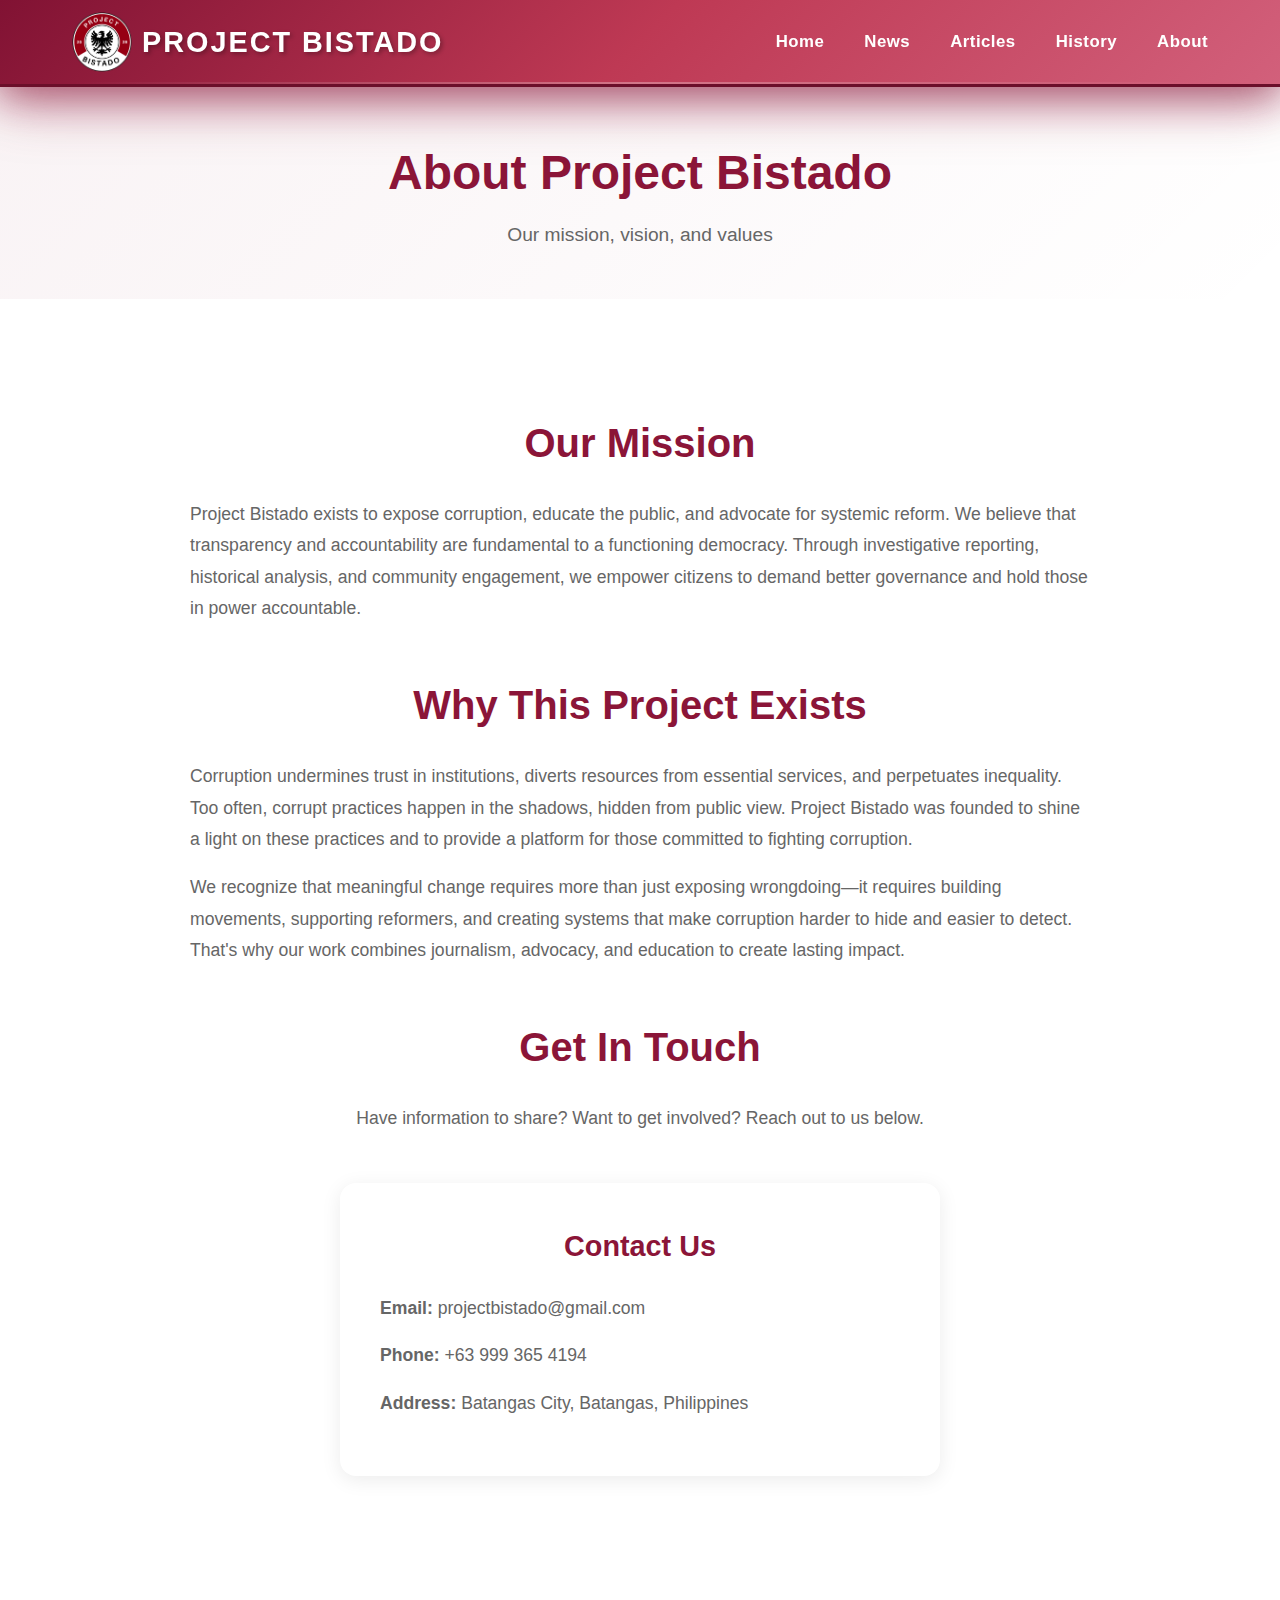
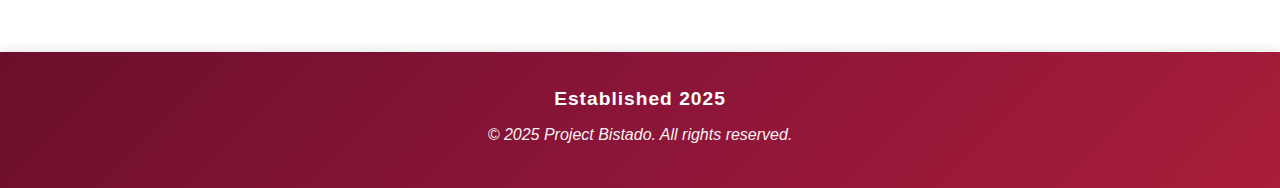
<file: about.html>
<!doctype html>
<html lang="en">
 <head>
  <meta charset="UTF-8">
  <meta name="viewport" content="width=device-width, initial-scale=1.0">
  <title>Project Bistado - About</title>
    <link rel="stylesheet" href="style.css">
    <link rel="icon" type="image/png" href="PBLOGO.png">
 </head>
 <body>
  <div class="nav-wrapper">
   <nav>
    <a href="index.html" class="logo"><img src="PBLOGO.png" alt="Project Bistado Logo" class="logo-img">PROJECT BISTADO</a>
    <ul class="nav-links">
     <li><a href="index.html">Home</a></li>
     <li><a href="news.html">News</a></li>
     <li><a href="articles.html">Articles</a></li>
     <li><a href="history.html">History</a></li>
     <li><a href="about.html">About</a></li>
    </ul>
   </nav>
  </div>
  <section>
   <div class="page-header">
    <h1>About Project Bistado</h1>
    <p>Our mission, vision, and values</p>
   </div>
   <div class="main-content">
    <section class="about-section">
     <h2>Our Mission</h2>
     <p>Project Bistado exists to expose corruption, educate the public, and advocate for systemic reform. We believe that transparency and accountability are fundamental to a functioning democracy. Through investigative reporting, historical analysis, and community engagement, we empower citizens to demand better governance and hold those in power accountable.</p>
    </section>
    <section class="about-section">
     <h2>Why This Project Exists</h2>
     <p>Corruption undermines trust in institutions, diverts resources from essential services, and perpetuates inequality. Too often, corrupt practices happen in the shadows, hidden from public view. Project Bistado was founded to shine a light on these practices and to provide a platform for those committed to fighting corruption.</p>
     <p>We recognize that meaningful change requires more than just exposing wrongdoing—it requires building movements, supporting reformers, and creating systems that make corruption harder to hide and easier to detect. That's why our work combines journalism, advocacy, and education to create lasting impact.</p>
    </section>
    <section class="about-section">
     <h2>Get In Touch</h2>
     <p style="text-align: center; margin-bottom: 2rem;">Have information to share? Want to get involved? Reach out to us below.</p>
     <div class="contact-info">
      <h3>Contact Us</h3>
      <p><strong>Email:</strong> projectbistado@gmail.com</p>
      <p><strong>Phone:</strong> +63 999 365 4194</p>
      <p><strong>Address:</strong> Batangas City, Batangas, Philippines</p>
     </div>
    </section>
   </div>
  </section>
  <footer class="site-footer">
   <div class="footer-content">
    <p class="footer-established">Established 2025</p>
    <p class="footer-copyright">© 2025 Project Bistado. All rights reserved.</p>
   </div>
  </footer>
 </body>
</html>
</file>
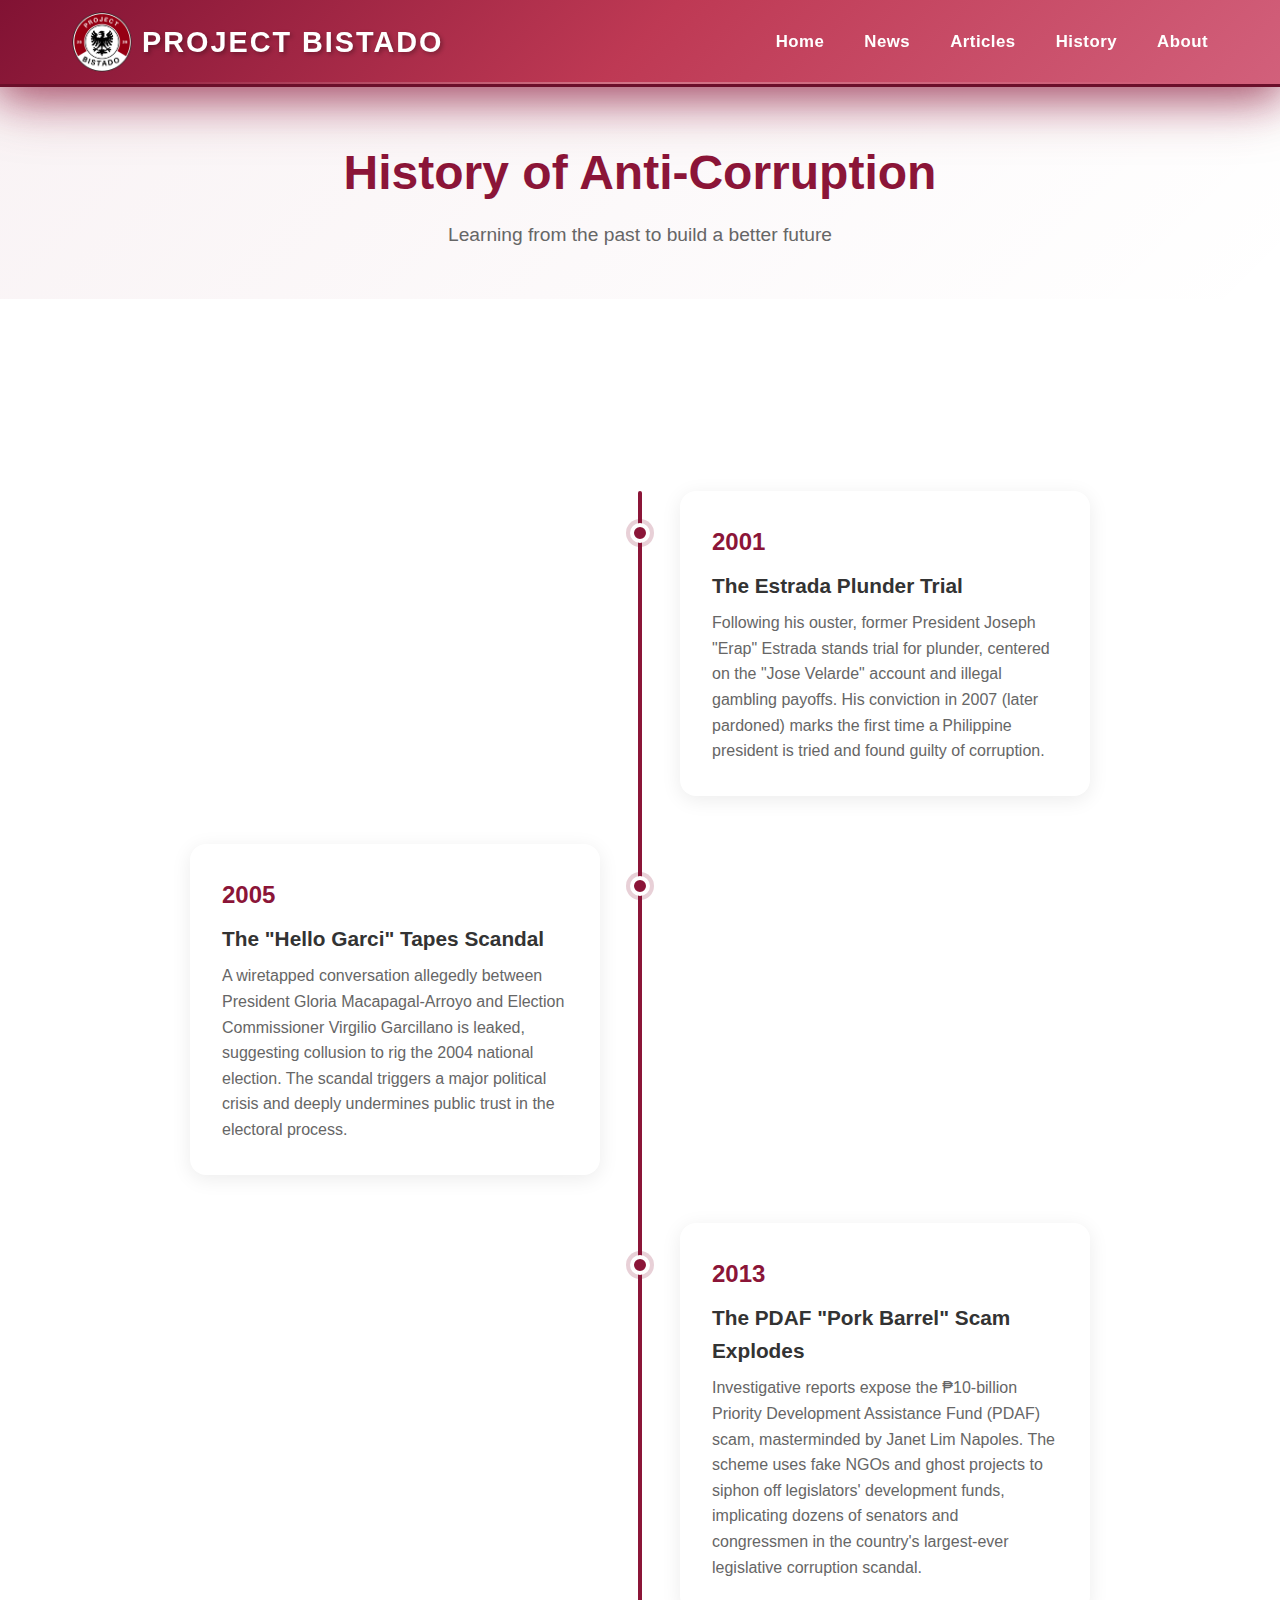
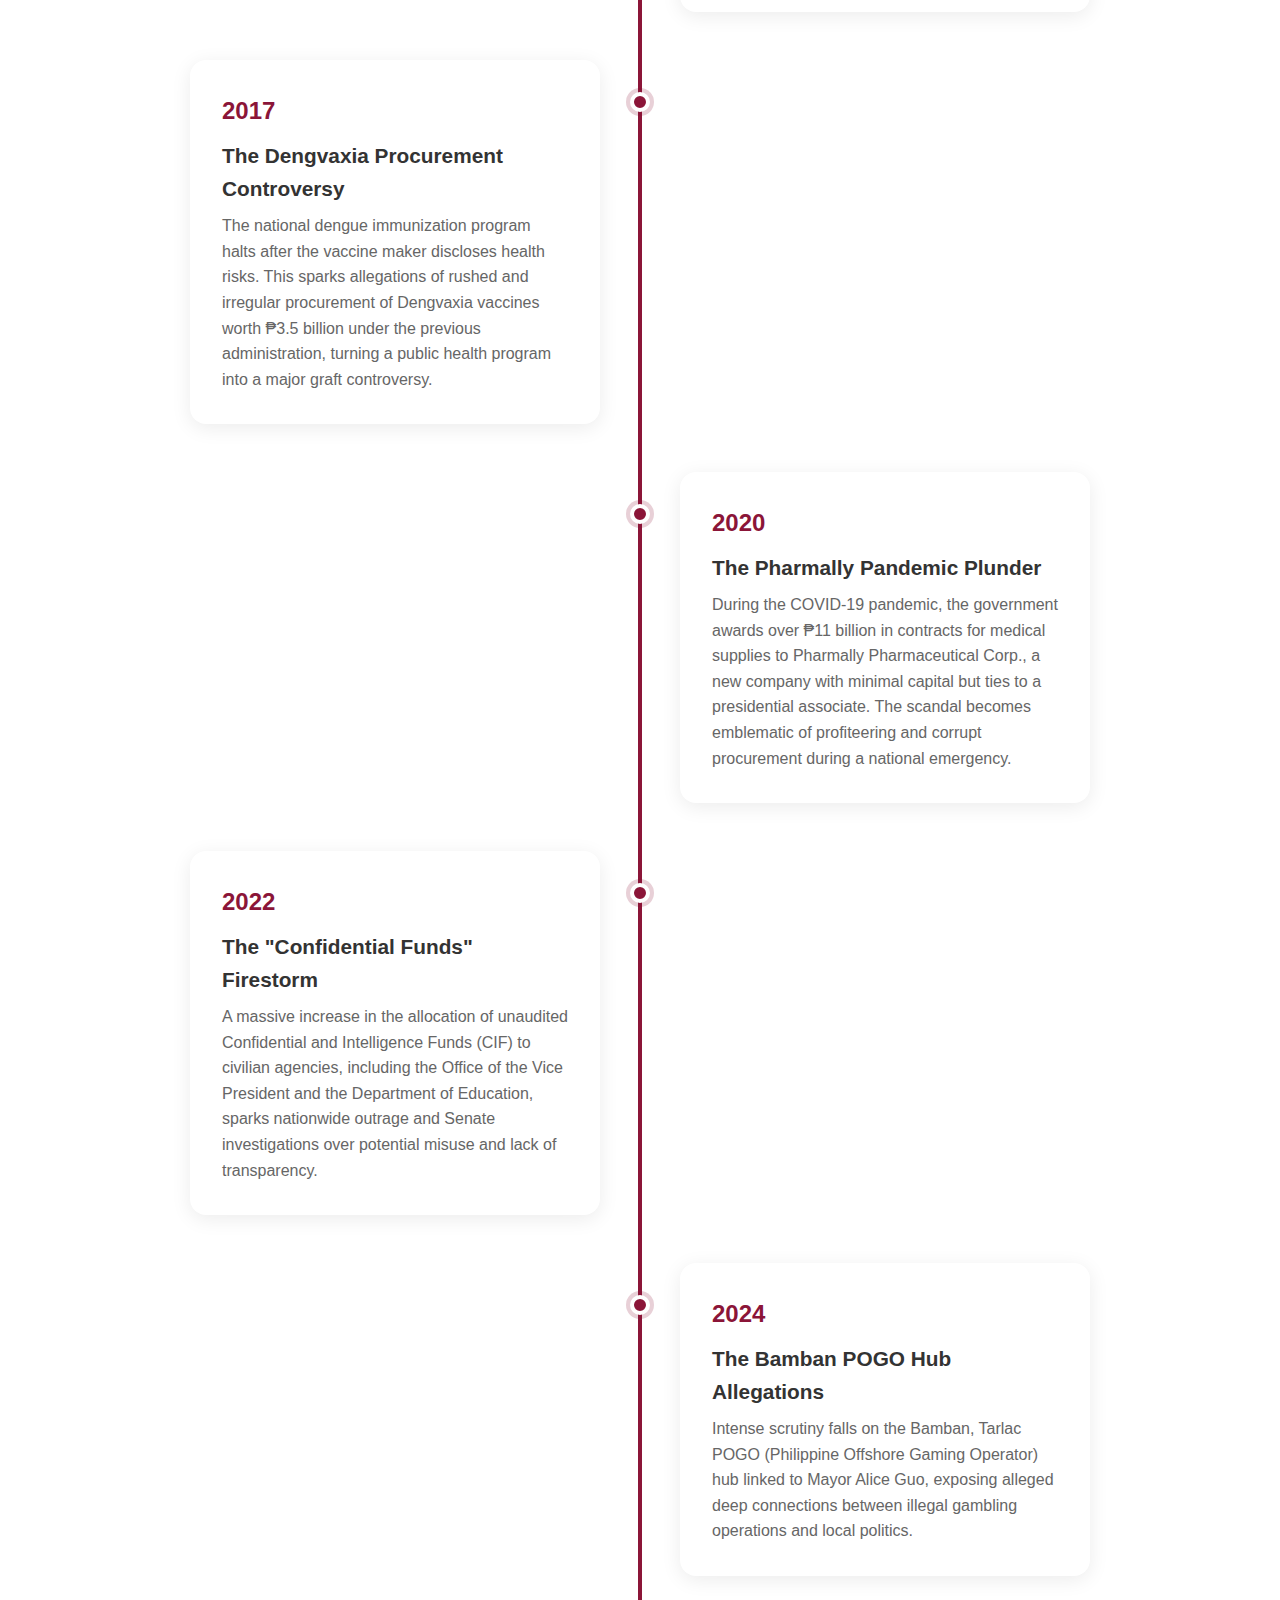
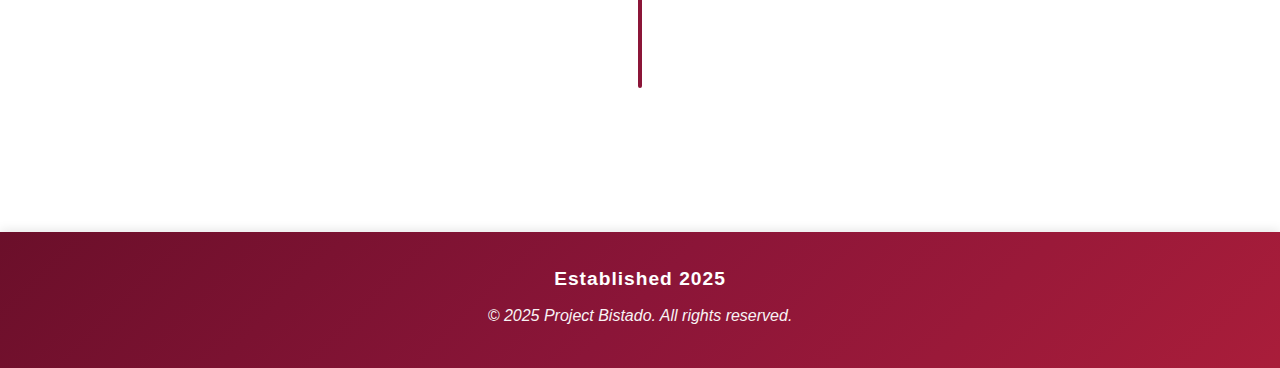
<file: history.html>
<!doctype html>
<html lang="en">
 <head>
  <meta charset="UTF-8">
  <meta name="viewport" content="width=device-width, initial-scale=1.0">
  <title>Project Bistado - History</title>
    <link rel="stylesheet" href="style.css">
    <link rel="icon" type="image/png" href="PBLOGO.png">
 </head>
 <body>
  <div class="nav-wrapper">
   <nav>
    <a href="index.html" class="logo"><img src="PBLOGO.png" alt="Project Bistado Logo" class="logo-img">PROJECT BISTADO</a>
    <ul class="nav-links">
     <li><a href="index.html">Home</a></li>
     <li><a href="news.html">News</a></li>
     <li><a href="articles.html">Articles</a></li>
     <li><a href="history.html">History</a></li>
     <li><a href="about.html">About</a></li>
    </ul>
   </nav>
  </div>
  <section>
   <div class="page-header">
    <h1><strong>History of Anti-Corruption</strong></h1>
    <p>Learning from the past to build a better future</p>
   </div>
   <div class="main-content">
    <div class="timeline">
     <div class="timeline-item">
      <div class="timeline-marker"></div>
      <div class="timeline-content">
       <div class="timeline-year">
        2001
       </div>
       <h3>The Estrada Plunder Trial</h3>
       <p>Following his ouster, former President Joseph "Erap" Estrada stands trial for plunder, centered on the "Jose Velarde" account and illegal gambling payoffs. His conviction in 2007 (later pardoned) marks the first time a Philippine president is tried and found guilty of corruption.</p>
      </div>
     </div>
     <div class="timeline-item">
      <div class="timeline-marker"></div>
      <div class="timeline-content">
       <div class="timeline-year">
        2005
       </div>
       <h3>The "Hello Garci" Tapes Scandal</h3>
       <p>A wiretapped conversation allegedly between President Gloria Macapagal-Arroyo and Election Commissioner Virgilio Garcillano is leaked, suggesting collusion to rig the 2004 national election. The scandal triggers a major political crisis and deeply undermines public trust in the electoral process.</p>
      </div>
     </div>
     <div class="timeline-item">
      <div class="timeline-marker"></div>
      <div class="timeline-content">
       <div class="timeline-year">
        2013
       </div>
       <h3>The PDAF "Pork Barrel" Scam Explodes</h3>
       <p>Investigative reports expose the ₱10-billion Priority Development Assistance Fund (PDAF) scam, masterminded by Janet Lim Napoles. The scheme uses fake NGOs and ghost projects to siphon off legislators' development funds, implicating dozens of senators and congressmen in the country's largest-ever legislative corruption scandal.</p>
      </div>
     </div>
     <div class="timeline-item">
      <div class="timeline-marker"></div>
      <div class="timeline-content">
       <div class="timeline-year">
        2017
       </div>
       <h3>The Dengvaxia Procurement Controversy</h3>
       <p>The national dengue immunization program halts after the vaccine maker discloses health risks. This sparks allegations of rushed and irregular procurement of Dengvaxia vaccines worth ₱3.5 billion under the previous administration, turning a public health program into a major graft controversy.</p>
      </div>
     </div>
     <div class="timeline-item">
      <div class="timeline-marker"></div>
      <div class="timeline-content">
       <div class="timeline-year">
        2020
       </div>
       <h3>The Pharmally Pandemic Plunder</h3>
       <p>During the COVID-19 pandemic, the government awards over ₱11 billion in contracts for medical supplies to Pharmally Pharmaceutical Corp., a new company with minimal capital but ties to a presidential associate. The scandal becomes emblematic of profiteering and corrupt procurement during a national emergency.</p>
      </div>
     </div>
     <div class="timeline-item">
      <div class="timeline-marker"></div>
      <div class="timeline-content">
       <div class="timeline-year">
        2022
       </div>
       <h3>The "Confidential Funds" Firestorm</h3>
       <p>A massive increase in the allocation of unaudited Confidential and Intelligence Funds (CIF) to civilian agencies, including the Office of the Vice President and the Department of Education, sparks nationwide outrage and Senate investigations over potential misuse and lack of transparency.</p>
      </div>
     </div>
     <div class="timeline-item">
      <div class="timeline-marker"></div>
      <div class="timeline-content">
       <div class="timeline-year">
        2024
       </div>
       <h3>The Bamban POGO Hub Allegations</h3>
       <p>Intense scrutiny falls on the Bamban, Tarlac POGO (Philippine Offshore Gaming Operator) hub linked to Mayor Alice Guo, exposing alleged deep connections between illegal gambling operations and local politics.</p>
      </div>
     </div>
    </div>
   </div>
  </section>
  <footer class="site-footer">
   <div class="footer-content">
    <p class="footer-established">Established 2025</p>
    <p class="footer-copyright">© 2025 Project Bistado. All rights reserved.</p>
   </div>
  </footer>
 </body>
</html>
</file>
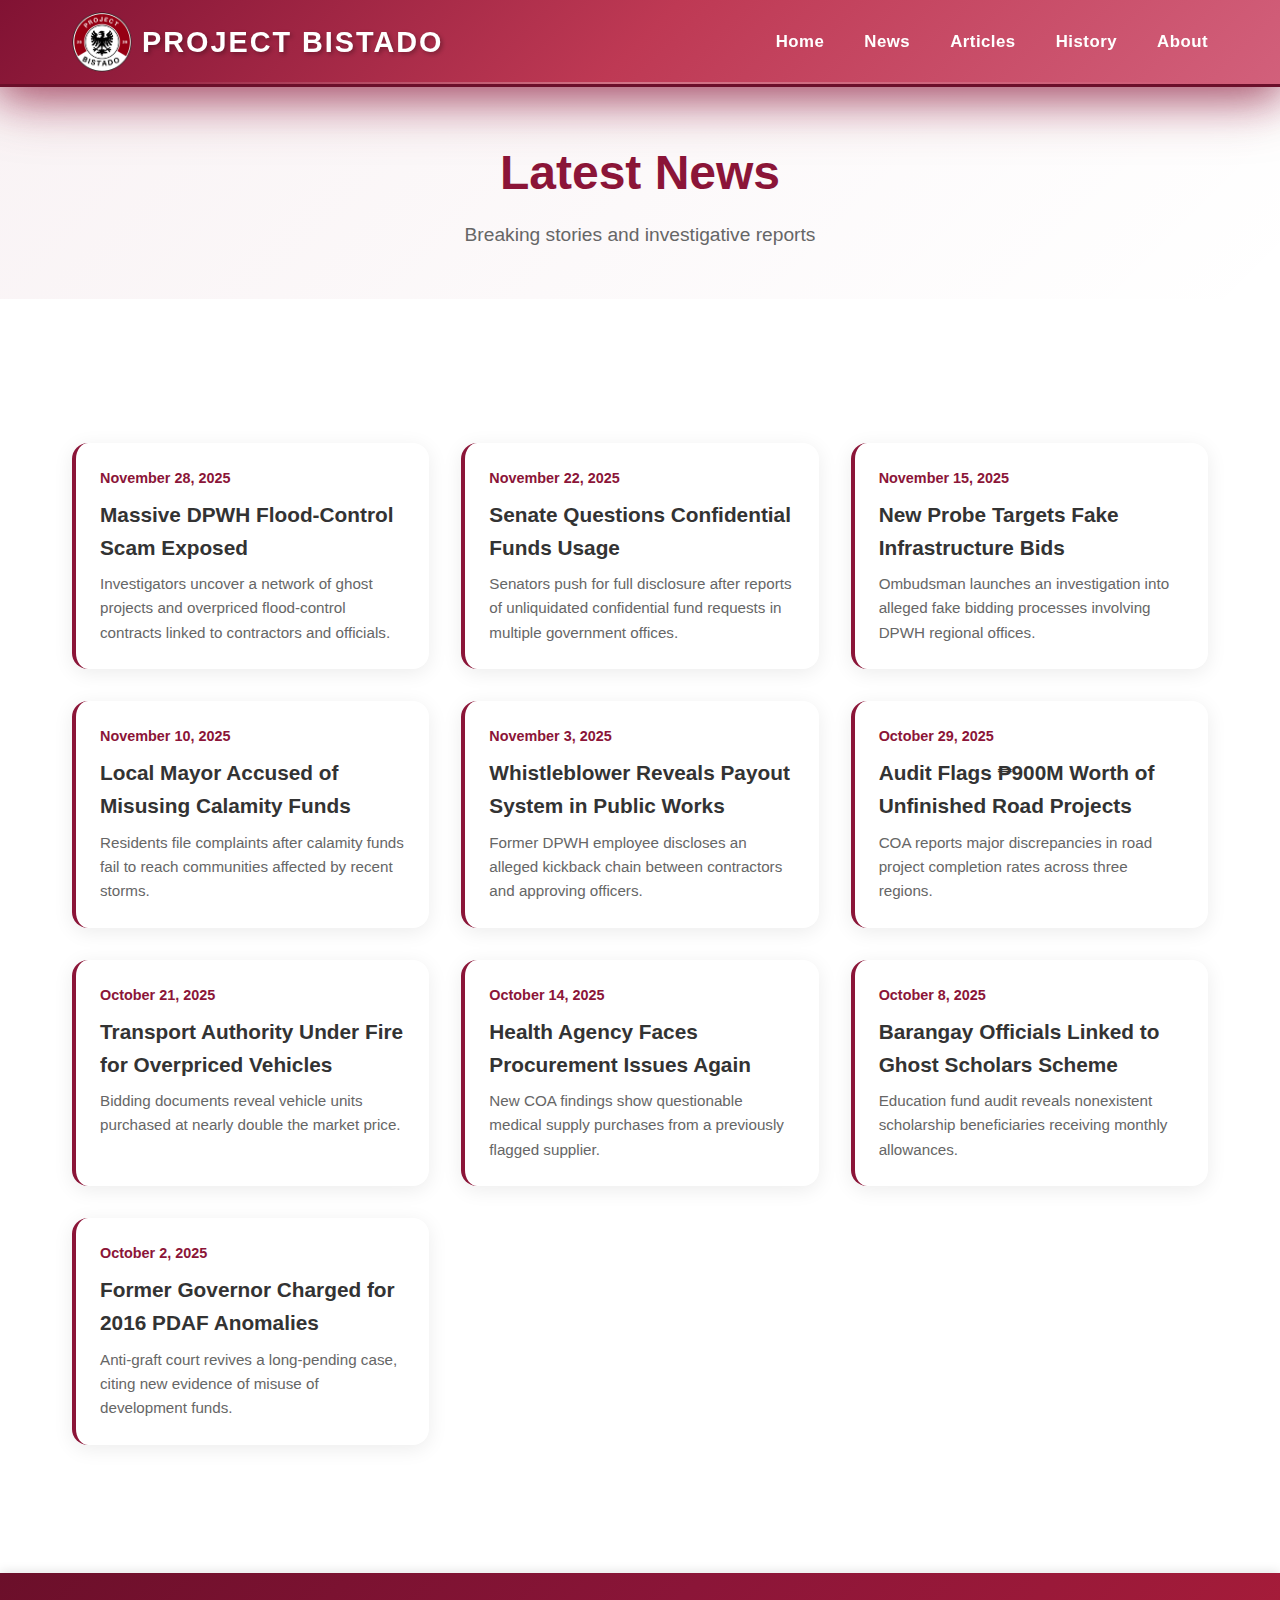
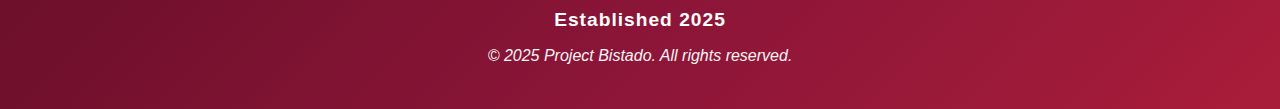
<file: news.html>
<!doctype html>
<html lang="en">
 <head>
  <meta charset="UTF-8">
  <meta name="viewport" content="width=device-width, initial-scale=1.0">
  <title>Project Bistado - News</title>
  <link rel="stylesheet" href="style.css">
    <link rel="icon" type="image/png" href="PBLOGO.png">
 </head>
 <body>
  <div class="nav-wrapper">
   <nav>
    <a href="index.html" class="logo">
        <img src="PBLOGO.png" alt="Project Bistado Logo" class="logo-img">
        PROJECT BISTADO
    </a>
    <ul class="nav-links">
     <li><a href="index.html">Home</a></li>
     <li><a href="news.html">News</a></li>
     <li><a href="articles.html">Articles</a></li>
     <li><a href="history.html">History</a></li>
     <li><a href="about.html">About</a></li>
    </ul>
   </nav>
  </div>
  <section>
   <div class="page-header">
    <h1><strong>Latest News</strong></h1>
    <p>Breaking stories and investigative reports</p>
   </div>
   <div class="main-content">
    <div class="news-grid">
     <div class="news-card">
      <div class="news-card-content">
       <div class="news-date">
        November 28, 2025
       </div>
       <h3>Massive DPWH Flood-Control Scam Exposed</h3>
       <p>Investigators uncover a network of ghost projects and overpriced flood-control contracts linked to contractors and officials.</p>
      </div>
     </div>
     <div class="news-card">
      <div class="news-card-content">
       <div class="news-date">
        November 22, 2025
       </div>
       <h3>Senate Questions Confidential Funds Usage</h3>
       <p>Senators push for full disclosure after reports of unliquidated confidential fund requests in multiple government offices.</p>
      </div>
     </div>
     <div class="news-card">
      <div class="news-card-content">
       <div class="news-date">
        November 15, 2025
       </div>
       <h3>New Probe Targets Fake Infrastructure Bids</h3>
       <p>Ombudsman launches an investigation into alleged fake bidding processes involving DPWH regional offices.</p>
      </div>
     </div>
     <div class="news-card">
      <div class="news-card-content">
       <div class="news-date">
        November 10, 2025
       </div>
       <h3>Local Mayor Accused of Misusing Calamity Funds</h3>
       <p>Residents file complaints after calamity funds fail to reach communities affected by recent storms.</p>
      </div>
     </div>
     <div class="news-card">
      <div class="news-card-content">
       <div class="news-date">
        November 3, 2025
       </div>
       <h3>Whistleblower Reveals Payout System in Public Works</h3>
       <p>Former DPWH employee discloses an alleged kickback chain between contractors and approving officers.</p>
      </div>
     </div>
     <div class="news-card">
      <div class="news-card-content">
       <div class="news-date">
        October 29, 2025
       </div>
       <h3>Audit Flags ₱900M Worth of Unfinished Road Projects</h3>
       <p>COA reports major discrepancies in road project completion rates across three regions.</p>
      </div>
     </div>
     <div class="news-card">
      <div class="news-card-content">
       <div class="news-date">
        October 21, 2025
       </div>
       <h3>Transport Authority Under Fire for Overpriced Vehicles</h3>
       <p>Bidding documents reveal vehicle units purchased at nearly double the market price.</p>
      </div>
     </div>
     <div class="news-card">
      <div class="news-card-content">
       <div class="news-date">
        October 14, 2025
       </div>
       <h3>Health Agency Faces Procurement Issues Again</h3>
       <p>New COA findings show questionable medical supply purchases from a previously flagged supplier.</p>
      </div>
     </div>
     <div class="news-card">
      <div class="news-card-content">
       <div class="news-date">
        October 8, 2025
       </div>
       <h3>Barangay Officials Linked to Ghost Scholars Scheme</h3>
       <p>Education fund audit reveals nonexistent scholarship beneficiaries receiving monthly allowances.</p>
      </div>
     </div>
     <div class="news-card">
      <div class="news-card-content">
       <div class="news-date">
        October 2, 2025
       </div>
       <h3>Former Governor Charged for 2016 PDAF Anomalies</h3>
       <p>Anti-graft court revives a long-pending case, citing new evidence of misuse of development funds.</p>
      </div>
     </div>
    </div>
   </div>
  </section>
  <footer class="site-footer">
   <div class="footer-content">
    <p class="footer-established">Established 2025</p>
    <p class="footer-copyright">© 2025 Project Bistado. All rights reserved.</p>
   </div>
  </footer>
 </body>
</html>
</file>
<file: style.css>
* {
  margin: 0;
  padding: 0;
  box-sizing: border-box;
}

body {
  font-family: 'Segoe UI', Tahoma, Geneva, Verdana, sans-serif;
  background: #ffffff;
  color: #333;
  line-height: 1.6;
  overflow-x: hidden;
  box-sizing: border-box;
}



html, body {
  height: 100%;
}

/* navbar */
.nav-wrapper {
  width: 100%;
  background: linear-gradient(135deg, #811233 0%, #be3954 50%, #d2607b 100%);
  box-shadow: 0 8px 40px rgba(139, 21, 56, 0.6), 0 12px 60px rgba(139, 21, 56, 0.4);
  position: sticky;
  top: 0;
  z-index: 1000;
  border-bottom: 3px solid #6B0F2A;

}

nav {
  max-width: 1200px;
  margin: 0 auto;
  padding: 0.75rem 2rem;
  display: flex;
  justify-content: space-between;
  align-items: center;
  position: relative;
}

nav::before {
  content: '';
  position: absolute;
  bottom: 0;
  left: 2rem;
  right: 2rem;
  height: 2px;
  background: linear-gradient(to right, transparent, rgba(255,255,255,0.3), transparent);
}

.logo {
  display: flex;
  align-items: center;
  gap: 10px;
  font-size: 1.8rem;
  font-weight: 700;
  color: #ffffff;
  text-decoration: none;
  letter-spacing: 2px;
  transition: all 0.3s ease;
  text-shadow: 2px 2px 4px rgba(0, 0, 0, 0.3);
  margin-right: auto;
}

.logo-img {
  height: 60px;  /* adjust size as needed */
  width: auto;
  object-fit: contain;
}

.logo:hover {
  color: #fff5f7;
  transform: scale(1.05);
  text-shadow: 2px 2px 8px rgba(0, 0, 0, 0.4);
}

.nav-links {
  display: flex;
  gap: 2.5rem;
  list-style: none;
}

.nav-links a {
  color: #ffffff;
  text-decoration: none;
  font-weight: 600;
  transition: all 0.3s ease;
  position: relative;
  font-size: 1.05rem;
  letter-spacing: 0.5px;
  padding: 0.5rem 0;
  display: block;
}

.nav-links a::before {
  content: '';
  position: absolute;
  top: 50%;
  left: -12px;
  transform: translateY(-50%);
  width: 6px;
  height: 6px;
  background: #ffffff;
  border-radius: 50%;
  opacity: 0;
  transition: opacity 0.3s ease;
}

.nav-links a::after {
  content: '';
  position: absolute;
  bottom: 0;
  left: 0;
  width: 0;
  height: 3px;
  background: #ffffff;
  transition: width 0.3s ease;
  border-radius: 2px;
}

.nav-links a:hover {
  color: #fff5f7;
  transform: translateY(-2px);
}


.nav-links a:hover::after {
  width: 100%;
}

/* main */
.main-content {
  max-width: 1200px;
  margin: 0 auto;
  padding: 4rem 2rem;
}

/* header */
.page-header {
  text-align: center;
  padding: 3rem 2rem;
  background: linear-gradient(135deg, rgba(139, 21, 56, 0.05) 0%, rgba(255, 255, 255, 0) 100%);
  margin-bottom: 3rem;
}

.page-header h1 {
  font-size: 3rem;
  color: #8B1538;
  margin-bottom: 0.5rem;
  font-weight: 700;
}

.page-header p {
  font-size: 1.2rem;
  color: #666;
}

/* paa */
.site-footer {
  width: 100%;
  background: linear-gradient(135deg, #6B0F2A 0%, #8B1538 50%, #A91D3A 100%);
  color: #ffffff;
  padding: 2rem 2rem;
  margin-top: 4rem;
  box-shadow: 0 -2px 10px rgba(0,0,0,0.1);
}

.footer-content {
  max-width: 1200px;
  margin: 0 auto;
  text-align: center;
}

.footer-established {
  font-size: 1.2rem;
  font-weight: 600;
  margin-bottom: 0.5rem;
  letter-spacing: 1px;
}

.footer-copyright {
  font-size: 1rem;
  margin-bottom: 0.5rem;
  opacity: 0.95;
  font-style: italic;
}



/* superherooo */
.hero {
  position: relative;
  height: 50%;
  width: 100%;
  overflow: hidden;
  display: flex;
  align-items: center;
  background: linear-gradient(135deg, #6B0F2A 0%, #8B1538 50%, #A91D3A 100%);
}


.hero::before {
  content: "";
  position: absolute;
  top: 0;
  left: 0;
  bottom: 0;
  width: 90%; 
  background: linear-gradient(90deg,
    rgba(139, 21, 56, 0.793) 0%,
    rgba(139, 21, 56, 0.518) 30%,
    rgba(139,21,56,0.45) 60%,
    rgba(139,21,56,0.10) 85%,
    transparent 100%);
  z-index: 5;
  pointer-events: none;
}


.hero-image {
  position: absolute;
  top: 0;
  left: 0;
  width: 100%;
  height: 100%;
  background: url("1.png") center/cover;
  opacity: 0.;
  filter: blur(3px);
  animation: fadeIn 1s ease-out;
  z-index: 1; /* new: put image under the overlay */
}

.hero-content {
  position: relative;
  z-index: 10;
  max-width: 1200px;
  margin: 0 auto;
  padding: 4rem 2rem;
  width: 100%;
}

.hero-text {
  max-width: 600px;
  animation: slideUp 1s ease-out;
}

.hero-text h1 {
  font-size: 3rem;
  font-weight: 900;
  color: #ffffff;
  margin-bottom: 1rem;
  text-shadow: 2px 2px 10px rgba(0,0,0,0.3);
  letter-spacing: 0.3px;
}

.hero-text p {
  font-size: 1.6rem;
  color: rgba(255,255,255,0.95);
  font-weight: 400;
  letter-spacing: 1px;
}

/* ewan */
.intro-section {
  text-align: center;
  margin-bottom: 4rem;
  animation: fadeIn 1s ease-out 0.3s backwards;
}

.intro-section h2 {
  font-size: 2.5rem;
  color: #8B1538;
  margin-bottom: 1rem;
}

.intro-section p {
  font-size: 1.1rem;
  color: #666;
  max-width: 800px;
  margin: 0 auto;
  line-height: 1.8;
}

/* 12345 */
.preview-sections {
  display: grid;
  grid-template-columns: repeat(auto-fit, minmax(300px, 1fr));
  gap: 2rem;
  margin-top: 3rem;
}

.preview-card {
  background: #ffffff;
  border-radius: 16px;
  padding: 2rem;
  box-shadow: 0 4px 20px rgba(0,0,0,0.08);
  transition: all 0.3s ease;
  border-top: 4px solid #8B1538;
  animation: slideUp 0.6s ease-out backwards;
}

.preview-card:nth-child(1) { animation-delay: 0.4s; }
.preview-card:nth-child(2) { animation-delay: 0.5s; }
.preview-card:nth-child(3) { animation-delay: 0.6s; }

.preview-card:hover {
  transform: translateY(-8px);
  box-shadow: 0 8px 30px rgba(139, 21, 56, 0.15);
}

.preview-card h3 {
  font-size: 1.5rem;
  color: #8B1538;
  margin-bottom: 1rem;
}

.preview-card p {
  color: #666;
  margin-bottom: 1.5rem;
}


/* news */
.news-grid {
  display: grid;
  grid-template-columns: repeat(auto-fill, minmax(300px, 1fr));
  gap: 2rem;
  margin-top: 2rem;
}

.news-card {
  background: #ffffff;
  border-radius: 16px;
  overflow: hidden;
  box-shadow: 0 4px 20px rgba(0,0,0,0.08);
  transition: all 0.3s ease;
  border-left: 4px solid #8B1538;
  animation: fadeIn 0.6s ease-out backwards;
}

.news-card:nth-child(1) { animation-delay: 0.1s; }

.news-card:nth-child(2) { animation-delay: 0.2s; }
.news-card:nth-child(3) { animation-delay: 0.3s; }
.news-card:nth-child(4) { animation-delay: 0.4s; }
.news-card:nth-child(5) { animation-delay: 0.5s; }
.news-card:nth-child(6) { animation-delay: 0.6s; }
.news-card:nth-child(7) { animation-delay: 0.7s; }
.news-card:nth-child(8) { animation-delay: 0.8s; }
.news-card:nth-child(9) { animation-delay: 0.9s; }
.news-card:nth-child(10) { animation-delay: 1s; }

.news-card:hover {
  transform: scale(1.03);
  box-shadow: 0 8px 30px rgba(139, 21, 56, 0.2);
}

.news-card-content {
  padding: 1.5rem;
}

.news-date {
  color: #8B1538;
  font-size: 0.9rem;
  font-weight: 600;
  margin-bottom: 0.5rem;
}

.news-card h3 {
  font-size: 1.3rem;
  color: #333;
  margin-bottom: 0.5rem;
}

.news-card p {
  color: #666;
  font-size: 0.95rem;
}


/* article */
.article-list {
  max-width: 900px;
  margin: 0 auto;
}

.article-item {
  background: #ffffff;
  border-radius: 16px;
  padding: 2.5rem;
  margin-bottom: 2rem;
  box-shadow: 0 4px 20px rgba(0,0,0,0.08);
  transition: all 0.3s ease;
  animation: fadeIn 0.6s ease-out backwards;
}

.article-item:nth-child(1) { animation-delay: 0.1s; }
.article-item:nth-child(2) { animation-delay: 0.2s; }
.article-item:nth-child(3) { animation-delay: 0.3s; }
.article-item:nth-child(4) { animation-delay: 0.4s; }


.article-item:hover {
  box-shadow: 0 8px 30px rgba(139, 21, 56, 0.15);
}

.article-tags {
  display: flex;
  gap: 0.5rem;
  margin-bottom: 1rem;
  flex-wrap: wrap;
}

.tag {
  background: #8B1538;
  color: #ffffff;
  padding: 0.3rem 1rem;
  border-radius: 20px;
  font-size: 0.85rem;
  font-weight: 500;
}

.article-item h3 {
  font-size: 1.8rem;
  color: #333;
  margin-bottom: 1rem;
  font-family: Georgia, serif;
}

.article-item p {
  color: #666;
  line-height: 1.8;
  font-size: 1.05rem;
}


/* time */
.timeline {
  position: relative;
  max-width: 900px;
  margin: 3rem auto;
  padding: 2rem 0;
}

.timeline::before {
  content: '';
  position: absolute;
  left: 50%;
  transform: translateX(-50%);
  width: 4px;
  height: 100%;
  background: #8B1538;
  border-radius: 2px;
}

.timeline-item {
  position: relative;
  margin-bottom: 3rem;
  animation: fadeIn 0.8s ease-out backwards;
}

.timeline-item:nth-child(1) { animation-delay: 0.1s; }
.timeline-item:nth-child(2) { animation-delay: 0.2s; }
.timeline-item:nth-child(3) { animation-delay: 0.3s; }
.timeline-item:nth-child(4) { animation-delay: 0.4s; }
.timeline-item:nth-child(5) { animation-delay: 0.5s; }
.timeline-item:nth-child(6) { animation-delay: 0.6s; }
.timeline-item:nth-child(7) { animation-delay: 0.7s; }

.timeline-content {
  background: #ffffff;
  border-radius: 16px;
  padding: 2rem;
  box-shadow: 0 4px 20px rgba(0,0,0,0.08);
  width: calc(50% - 40px);
  position: relative;
}

.timeline-item:nth-child(odd) .timeline-content {
  margin-left: auto;
}

.timeline-marker {
  position: absolute;
  left: 50%;
  transform: translateX(-50%);
  width: 20px;
  height: 20px;
  background: #8B1538;
  border: 4px solid #ffffff;
  border-radius: 50%;
  box-shadow: 0 0 0 4px rgba(139, 21, 56, 0.2);
  top: 2rem;
}

.timeline-year {
  font-size: 1.5rem;
  font-weight: 700;
  color: #8B1538;
  margin-bottom: 0.5rem;
}

.timeline-content h3 {
  font-size: 1.3rem;
  color: #333;
  margin-bottom: 0.5rem;
}

.timeline-content p {
  color: #666;
  line-height: 1.6;
}


.about-section {
  max-width: 900px;
  margin: 0 auto 3rem;
  animation: fadeIn 0.8s ease-out backwards;
}

.about-section h2 {
  font-size: 2.5rem;
  color: #8B1538;
  margin-bottom: 1.5rem;
  text-align: center;
}

.about-section p {
  font-size: 1.1rem;
  color: #666;
  line-height: 1.8;
  margin-bottom: 1rem;
}

.contact-info {
  background: #ffffff;
  border-radius: 16px;
  padding: 2.5rem;
  box-shadow: 0 4px 20px rgba(0,0,0,0.08);
  max-width: 600px;
  margin: 3rem auto;
  animation: slideUp 0.8s ease-out backwards;
}

.contact-info h3 {
  font-size: 1.8rem;
  color: #8B1538;
  margin-bottom: 1.5rem;
  text-align: center;
}

.contact-info p {
  font-size: 1.1rem;
  color: #666;
  margin-bottom: 1rem;
}

/* animations gamit ai mwhehehe */
@keyframes fadeIn {
  from {
    opacity: 0;
  }
  to {
    opacity: 1;
  }
}

@keyframes slideUp {
  from {
    opacity: 0;
    transform: translateY(30px);
  }
  to {
    opacity: 1;
    transform: translateY(0);
  }
}

/* smooth like butter */
html {
  scroll-behavior: smooth;
}

/* design */
@media (max-width: 768px) {
  .nav-links {
    gap: 1rem;
    font-size: 0.9rem;
  }

  .page-header h1 {
    font-size: 2rem;
  }

  .hero-text h1 {
    font-size: 2rem;
  }

  .hero-text p {
    font-size: 1rem;
  }

  .timeline::before {
    left: 20px;
  }

  .timeline-content {
    width: calc(100% - 60px);
    margin-left: 60px !important;
  }

  .timeline-marker {
    left: 20px;
  }

  .footer-established {
    font-size: 1rem;
  }

  .footer-copyright {
    font-size: 0.9rem;
  }

  .footer-note {
    font-size: 0.8rem;
  }
}
</file>
